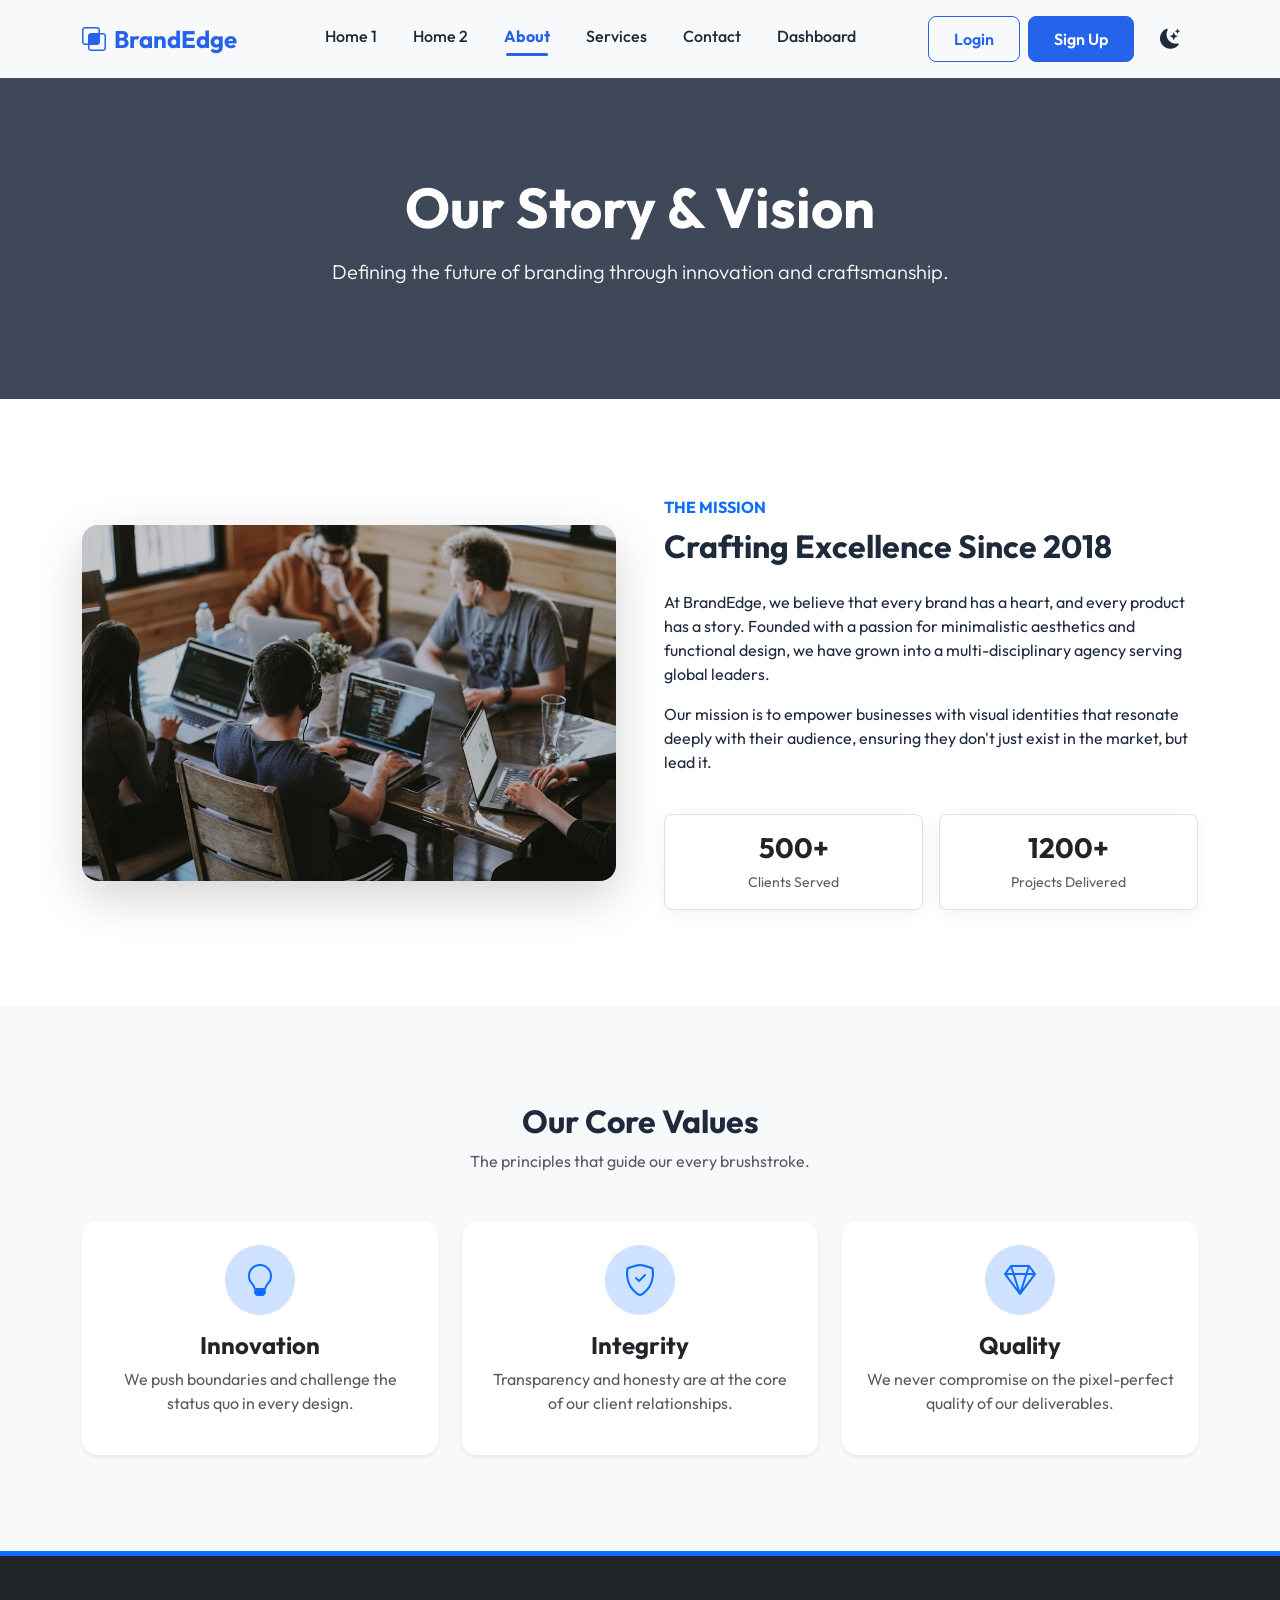
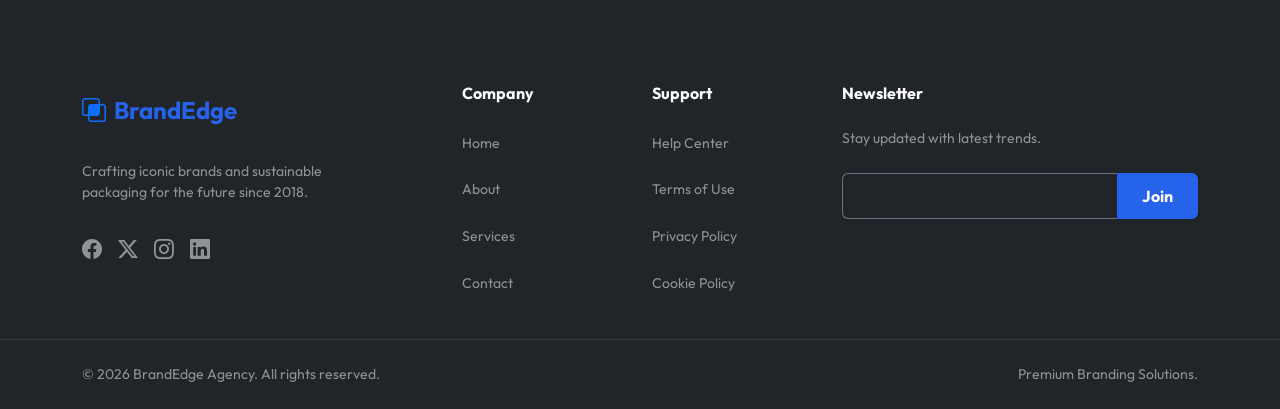
<file: about.html>
<!DOCTYPE html>
<html lang="en" data-bs-theme="light">

<head>
    <meta charset="UTF-8">
    <meta name="viewport" content="width=device-width, initial-scale=1.0">
    <title>About Us | BrandEdge Agency</title>
    <link href="https://cdn.jsdelivr.net/npm/bootstrap@5.3.3/dist/css/bootstrap.min.css" rel="stylesheet">
    <link rel="stylesheet" href="https://cdn.jsdelivr.net/npm/bootstrap-icons@1.11.3/font/bootstrap-icons.min.css">
    <link rel="stylesheet" href="assets/css/style.css">
    <!-- Favicon -->
    <link rel="icon" type="image/svg+xml"
        href="data:image/svg+xml,<svg xmlns='http://www.w3.org/2000/svg' viewBox='0 0 100 100'><rect width='100' height='100' rx='20' fill='%232563eb'/><path d='M30 30 L70 30 L70 70 L30 70 Z' fill='none' stroke='white' stroke-width='8'/><path d='M50 30 L50 70' fill='none' stroke='white' stroke-width='8'/></svg>">
</head>

<body>

    <!-- Header -->
    <nav class="navbar navbar-expand-lg sticky-top bg-body-tertiary">
        <div class="container">
            <a class="navbar-brand d-flex align-items-center" href="index.html">
                <i class="bi bi-intersect me-2"></i> BrandEdge
            </a>
            <button class="navbar-toggler" type="button" data-bs-toggle="offcanvas" data-bs-target="#offcanvasNavbar">
                <span class="navbar-toggler-icon"></span>
            </button>
            <div class="offcanvas offcanvas-end" tabindex="-1" id="offcanvasNavbar">
                <div class="offcanvas-header">
                    <h5 class="offcanvas-title">BrandEdge</h5>
                    <button type="button" class="btn-close" data-bs-dismiss="offcanvas"></button>
                </div>
                <div class="offcanvas-body">
                    <ul class="navbar-nav mx-auto mb-2 mb-lg-0">
                        <li class="nav-item"><a class="nav-link" href="home1.html">Home 1</a></li>
                        <li class="nav-item"><a class="nav-link" href="home2.html">Home 2</a></li>
                        <li class="nav-item"><a class="nav-link active" href="about.html">About</a></li>
                        <li class="nav-item"><a class="nav-link" href="services.html">Services</a></li>
                        <li class="nav-item"><a class="nav-link" href="contact.html">Contact</a></li>
                        <li class="nav-item"><a class="nav-link" href="dashboard.html">Dashboard</a></li>
                    </ul>
                    <div class="d-flex align-items-center gap-2">
                        <a href="login.html" class="btn btn-outline-primary">Login</a>
                        <a href="signup.html" class="btn btn-primary">Sign Up</a>
                        <button class="btn btn-link nav-link px-2" id="themeToggle">
                            <i class="bi bi-moon-stars-fill fs-5"></i>
                        </button>
                    </div>
                </div>
            </div>
        </div>
    </nav>

    <!-- Page Header -->
    <header class="py-5 text-white position-relative"
        style="background: linear-gradient(rgba(30, 41, 59, 0.85), rgba(30, 41, 59, 0.85)), url('https://images.unsplash.com/photo-1497366216548-37526070297c?q=80&w=2000&auto=format&fit=crop') center/cover;">
        <div class="container py-5 text-center position-relative z-1">
            <h1 class="display-4 fw-bold mb-3">Our Story & Vision</h1>
            <p class="lead opacity-85">Defining the future of branding through innovation and craftsmanship.</p>
        </div>
    </header>

    <!-- Mission & Vision -->
    <section class="py-5 bg-body">
        <div class="container py-5">
            <div class="row align-items-center g-5">
                <div class="col-lg-6">
                    <img src="assets/img/about_team.jpg" class="img-fluid rounded-4 shadow-lg" alt="Our Team">
                </div>
                <div class="col-lg-6">
                    <span class="text-primary fw-bold text-uppercase mb-2 d-block">The Mission</span>
                    <h2 class="fw-bold mb-4">Crafting Excellence Since 2018</h2>
                    <p>At BrandEdge, we believe that every brand has a heart, and every product has a story. Founded
                        with a passion for minimalistic aesthetics and functional design, we have grown into a
                        multi-disciplinary agency serving global leaders.</p>
                    <p>Our mission is to empower businesses with visual identities that resonate deeply with their
                        audience, ensuring they don't just exist in the market, but lead it.</p>
                    <div class="row g-3 mt-4">
                        <div class="col-6">
                            <div class="card p-3 border rounded-3 text-center h-100">
                                <h3 class="fw-bold color-primary">500+</h3>
                                <small class="text-muted">Clients Served</small>
                            </div>
                        </div>
                        <div class="col-6">
                            <div class="card p-3 border rounded-3 text-center h-100">
                                <h3 class="fw-bold color-primary">1200+</h3>
                                <small class="text-muted">Projects Delivered</small>
                            </div>
                        </div>
                    </div>
                </div>
            </div>
        </div>
    </section>

    <!-- Core Values -->
    <section class="py-5 bg-body-tertiary">
        <div class="container py-5">
            <div class="text-center mb-5">
                <h2 class="fw-bold">Our Core Values</h2>
                <p class="text-muted">The principles that guide our every brushstroke.</p>
            </div>
            <div class="row g-4 text-center">
                <div class="col-md-4">
                    <div class="card h-100 p-4 border-0 shadow-sm">
                        <div class="bg-primary-subtle text-primary rounded-circle d-inline-flex align-items-center justify-content-center mb-3 mx-auto"
                            style="width: 70px; height: 70px;">
                            <i class="bi bi-lightbulb fs-2"></i>
                        </div>
                        <h4 class="fw-bold">Innovation</h4>
                        <p class="text-muted">We push boundaries and challenge the status quo in every design.</p>
                    </div>
                </div>
                <div class="col-md-4">
                    <div class="card h-100 p-4 border-0 shadow-sm">
                        <div class="bg-primary-subtle text-primary rounded-circle d-inline-flex align-items-center justify-content-center mb-3 mx-auto"
                            style="width: 70px; height: 70px;">
                            <i class="bi bi-shield-check fs-2"></i>
                        </div>
                        <h4 class="fw-bold">Integrity</h4>
                        <p class="text-muted">Transparency and honesty are at the core of our client relationships.</p>
                    </div>
                </div>
                <div class="col-md-4">
                    <div class="card h-100 p-4 border-0 shadow-sm">
                        <div class="bg-primary-subtle text-primary rounded-circle d-inline-flex align-items-center justify-content-center mb-3 mx-auto"
                            style="width: 70px; height: 70px;">
                            <i class="bi bi-gem fs-2"></i>
                        </div>
                        <h4 class="fw-bold">Quality</h4>
                        <p class="text-muted">We never compromise on the pixel-perfect quality of our deliverables.</p>
                    </div>
                </div>
            </div>
        </div>
    </section>

    <!-- Footer -->
    <footer class="footer pb-0 bg-dark text-white border-top border-primary border-5">
        <div class="container pt-5 pb-4">
            <div class="row gy-4">
                <div class="col-lg-4 col-md-6">
                    <a href="index.html" class="navbar-brand text-white d-flex align-items-center mb-4 fs-4 fw-bold">
                        <i class="bi bi-intersect me-2 text-primary"></i> BrandEdge
                    </a>
                    <p class="small text-white-50 mb-4" style="max-width: 300px;">Crafting iconic brands and sustainable
                        packaging for the future since 2018.</p>
                    <div class="d-flex gap-3 fs-5">
                        <a href="#" class="text-white-50 hover-highlight"><i class="bi bi-facebook"></i></a>
                        <a href="#" class="text-white-50 hover-highlight"><i class="bi bi-twitter-x"></i></a>
                        <a href="#" class="text-white-50 hover-highlight"><i class="bi bi-instagram"></i></a>
                        <a href="#" class="text-white-50 hover-highlight"><i class="bi bi-linkedin"></i></a>
                    </div>
                </div>
                <div class="col-lg-2 col-md-6 col-6">
                    <h6 class="fw-bold mb-4 text-white">Company</h6>
                    <ul class="list-unstyled">
                        <li class="mb-3"><a href="index.html"
                                class="text-white-50 text-decoration-none hover-highlight small">Home</a></li>
                        <li class="mb-3"><a href="about.html"
                                class="text-white-50 text-decoration-none hover-highlight small">About</a></li>
                        <li class="mb-3"><a href="services.html"
                                class="text-white-50 text-decoration-none hover-highlight small">Services</a></li>
                        <li class="mb-3"><a href="contact.html"
                                class="text-white-50 text-decoration-none hover-highlight small">Contact</a></li>
                    </ul>
                </div>
                <div class="col-lg-2 col-md-6 col-6">
                    <h6 class="fw-bold mb-4 text-white">Support</h6>
                    <ul class="list-unstyled">
                        <li class="mb-3"><a href="#"
                                class="text-white-50 text-decoration-none hover-highlight small">Help Center</a></li>
                        <li class="mb-3"><a href="#"
                                class="text-white-50 text-decoration-none hover-highlight small">Terms of Use</a></li>
                        <li class="mb-3"><a href="#"
                                class="text-white-50 text-decoration-none hover-highlight small">Privacy Policy</a></li>
                        <li class="mb-3"><a href="#"
                                class="text-white-50 text-decoration-none hover-highlight small">Cookie Policy</a></li>
                    </ul>
                </div>
                <div class="col-lg-4 col-md-6">
                    <h6 class="fw-bold mb-4 text-white">Newsletter</h6>
                    <p class="small text-white-50 mb-4">Stay updated with latest trends.</p>
                    <form class="d-flex w-100 shadow-sm rounded">
                        <input type="email"
                            class="form-control bg-dark text-white border-secondary rounded-start rounded-0"
                            placeholder="Email address" style="border-right: none;">
                        <button class="btn btn-primary rounded-end rounded-0 px-4 fw-bold" type="button">Join</button>
                    </form>
                </div>
            </div>
        </div>
        <hr class="border-secondary m-0 opacity-25">
        <div class="container py-4">
            <div class="row align-items-center">
                <div class="col-md-6 text-center text-md-start">
                    <p class="mb-0 small text-white-50">&copy; 2026 BrandEdge Agency. All rights reserved.</p>
                </div>
                <div class="col-md-6 text-center text-md-end">
                    <p class="mb-0 small text-white-50">Premium Branding Solutions.</p>
                </div>
            </div>
        </div>
    </footer>

    <script src="https://cdn.jsdelivr.net/npm/bootstrap@5.3.3/dist/js/bootstrap.bundle.min.js"></script>
    <script src="assets/js/main.js"></script>
</body>

</html>
</file>
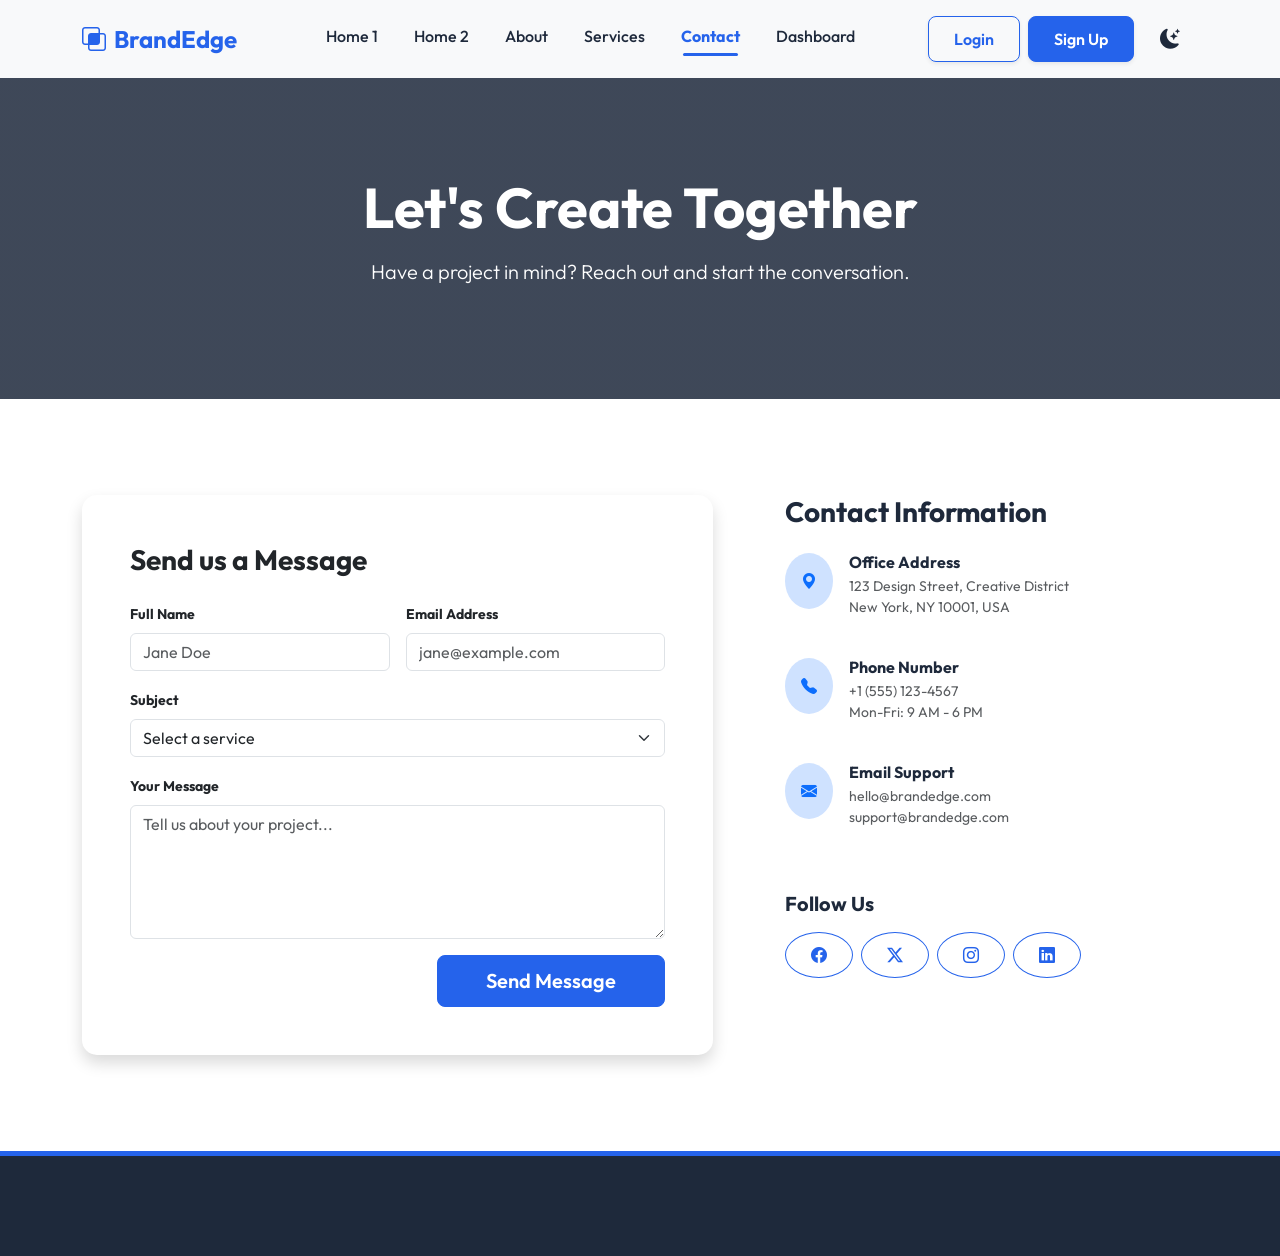
<file: contact.html>
<!DOCTYPE html>
<html lang="en" data-bs-theme="light">

<head>
    <meta charset="UTF-8">
    <meta name="viewport" content="width=device-width, initial-scale=1.0">
    <title>Contact Us | BrandEdge Agency</title>
    <link href="https://cdn.jsdelivr.net/npm/bootstrap@5.3.3/dist/css/bootstrap.min.css" rel="stylesheet">
    <link rel="stylesheet" href="https://cdn.jsdelivr.net/npm/bootstrap-icons@1.11.3/font/bootstrap-icons.min.css">
    <link rel="stylesheet" href="assets/css/style.css">
    <!-- Favicon -->
    <link rel="icon" type="image/svg+xml"
        href="data:image/svg+xml,<svg xmlns='http://www.w3.org/2000/svg' viewBox='0 0 100 100'><rect width='100' height='100' rx='20' fill='%232563eb'/><path d='M30 30 L70 30 L70 70 L30 70 Z' fill='none' stroke='white' stroke-width='8'/><path d='M50 30 L50 70' fill='none' stroke='white' stroke-width='8'/></svg>">
</head>

<body>

    <!-- Header -->
    <nav class="navbar navbar-expand-lg sticky-top bg-body-tertiary">
        <div class="container">
            <a class="navbar-brand d-flex align-items-center" href="index.html">
                <i class="bi bi-intersect me-2"></i> BrandEdge
            </a>
            <button class="navbar-toggler" type="button" data-bs-toggle="offcanvas" data-bs-target="#offcanvasNavbar">
                <span class="navbar-toggler-icon"></span>
            </button>
            <div class="offcanvas offcanvas-end" tabindex="-1" id="offcanvasNavbar">
                <div class="offcanvas-header">
                    <h5 class="offcanvas-title">BrandEdge</h5>
                    <button type="button" class="btn-close" data-bs-dismiss="offcanvas"></button>
                </div>
                <div class="offcanvas-body">
                    <ul class="navbar-nav mx-auto mb-2 mb-lg-0">
                        <li class="nav-item"><a class="nav-link" href="home1.html">Home 1</a></li>
                        <li class="nav-item"><a class="nav-link" href="home2.html">Home 2</a></li>
                        <li class="nav-item"><a class="nav-link" href="about.html">About</a></li>
                        <li class="nav-item"><a class="nav-link" href="services.html">Services</a></li>
                        <li class="nav-item"><a class="nav-link active" href="contact.html">Contact</a></li>
                        <li class="nav-item"><a class="nav-link" href="dashboard.html">Dashboard</a></li>
                    </ul>
                    <div class="d-flex align-items-center gap-2">
                        <a href="login.html" class="btn btn-outline-primary shadow-sm">Login</a>
                        <a href="signup.html" class="btn btn-primary shadow-sm">Sign Up</a>
                        <button class="btn btn-link nav-link px-2" id="themeToggle">
                            <i class="bi bi-moon-stars-fill fs-5"></i>
                        </button>
                    </div>
                </div>
            </div>
        </div>
    </nav>

    <!-- Page Header -->
    <header class="py-5 text-white position-relative text-center"
        style="background: linear-gradient(rgba(30, 41, 59, 0.85), rgba(30, 41, 59, 0.85)), url('https://images.unsplash.com/photo-1596524430615-b46475ddff6e?q=80&w=2000&auto=format&fit=crop') center/cover;">
        <div class="container py-5 position-relative z-1">
            <h1 class="display-4 fw-bold mb-3">Let's Create Together</h1>
            <p class="lead opacity-85">Have a project in mind? Reach out and start the conversation.</p>
        </div>
    </header>

    <!-- Contact Form & Details -->
    <section class="py-5 bg-body">
        <div class="container py-5">
            <div class="row g-5">
                <div class="col-lg-7">
                    <div class="card p-4 p-md-5 border-0 shadow">
                        <h3 class="fw-bold mb-4">Send us a Message</h3>
                        <form>
                            <div class="row g-3">
                                <div class="col-md-6">
                                    <label class="form-label fw-bold small">Full Name</label>
                                    <input type="text" class="form-control" placeholder="Jane Doe">
                                </div>
                                <div class="col-md-6">
                                    <label class="form-label fw-bold small">Email Address</label>
                                    <input type="email" class="form-control" placeholder="jane@example.com">
                                </div>
                                <div class="col-12">
                                    <label class="form-label fw-bold small">Subject</label>
                                    <select class="form-select">
                                        <option selected>Select a service</option>
                                        <option>Branding</option>
                                        <option>Packaging Design</option>
                                        <option>UI/UX Design</option>
                                        <option>Other</option>
                                    </select>
                                </div>
                                <div class="col-12">
                                    <label class="form-label fw-bold small">Your Message</label>
                                    <textarea class="form-control" rows="5"
                                        placeholder="Tell us about your project..."></textarea>
                                </div>
                                <div class="col-12 text-end">
                                    <button type="submit" class="btn btn-primary btn-lg px-5">Send Message</button>
                                </div>
                            </div>
                        </form>
                    </div>
                </div>
                <div class="col-lg-5">
                    <div class="ps-lg-4">
                        <h3 class="fw-bold mb-4">Contact Information</h3>
                        <div class="mb-4 d-flex align-items-start gap-3">
                            <div class="bg-primary-subtle text-primary rounded-circle p-3">
                                <i class="bi bi-geo-alt-fill"></i>
                            </div>
                            <div>
                                <h6 class="fw-bold mb-1">Office Address</h6>
                                <p class="text-muted small">123 Design Street, Creative District<br>New York, NY 10001,
                                    USA</p>
                            </div>
                        </div>
                        <div class="mb-4 d-flex align-items-start gap-3">
                            <div class="bg-primary-subtle text-primary rounded-circle p-3">
                                <i class="bi bi-telephone-fill"></i>
                            </div>
                            <div>
                                <h6 class="fw-bold mb-1">Phone Number</h6>
                                <p class="text-muted small">+1 (555) 123-4567<br>Mon-Fri: 9 AM - 6 PM</p>
                            </div>
                        </div>
                        <div class="mb-5 d-flex align-items-start gap-3">
                            <div class="bg-primary-subtle text-primary rounded-circle p-3">
                                <i class="bi bi-envelope-fill"></i>
                            </div>
                            <div>
                                <h6 class="fw-bold mb-1">Email Support</h6>
                                <p class="text-muted small">hello@brandedge.com<br>support@brandedge.com</p>
                            </div>
                        </div>

                        <h5 class="fw-bold mb-3">Follow Us</h5>
                        <div class="d-flex gap-2">
                            <a href="#" class="btn btn-outline-primary rounded-circle"><i
                                    class="bi bi-facebook"></i></a>
                            <a href="#" class="btn btn-outline-primary rounded-circle"><i
                                    class="bi bi-twitter-x"></i></a>
                            <a href="#" class="btn btn-outline-primary rounded-circle"><i
                                    class="bi bi-instagram"></i></a>
                            <a href="#" class="btn btn-outline-primary rounded-circle"><i
                                    class="bi bi-linkedin"></i></a>
                        </div>
                    </div>
                </div>
            </div>
        </div>
    </section>

    <!-- Footer -->
    <footer class="footer">
        <!-- ... same as base ... -->
    </footer>

    <script src="https://cdn.jsdelivr.net/npm/bootstrap@5.3.3/dist/js/bootstrap.bundle.min.js"></script>
    <script src="assets/js/main.js"></script>
</body>

</html>
</file>
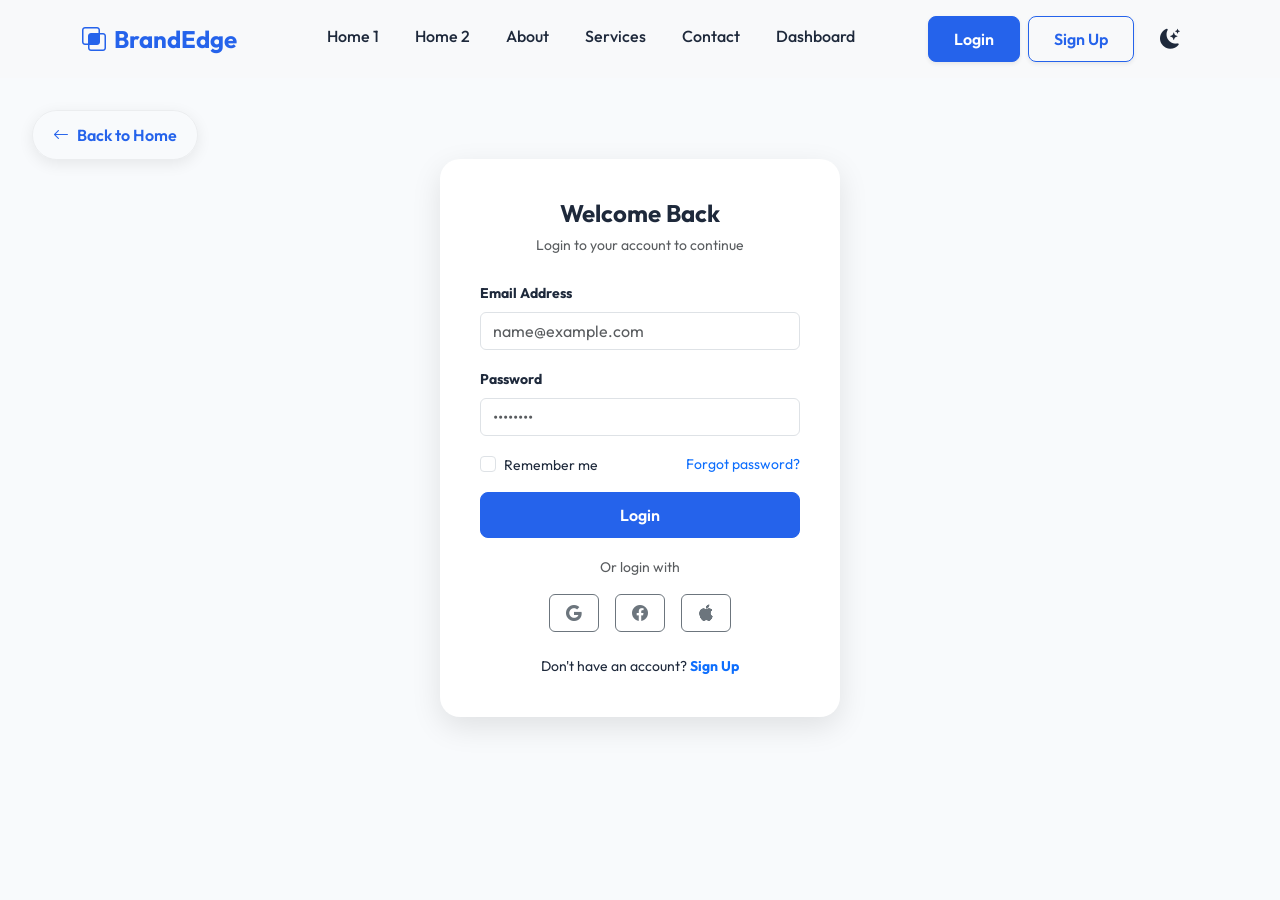
<file: login.html>
<!DOCTYPE html>
<html lang="en" data-bs-theme="light">

<head>
    <meta charset="UTF-8">
    <meta name="viewport" content="width=device-width, initial-scale=1.0">
    <title>Login | BrandEdge Agency</title>
    <link href="https://cdn.jsdelivr.net/npm/bootstrap@5.3.3/dist/css/bootstrap.min.css" rel="stylesheet">
    <link rel="stylesheet" href="https://cdn.jsdelivr.net/npm/bootstrap-icons@1.11.3/font/bootstrap-icons.min.css">
    <link rel="stylesheet" href="assets/css/style.css">
    <!-- Favicon -->
    <link rel="icon" type="image/svg+xml"
        href="data:image/svg+xml,<svg xmlns='http://www.w3.org/2000/svg' viewBox='0 0 100 100'><rect width='100' height='100' rx='20' fill='%232563eb'/><path d='M30 30 L70 30 L70 70 L30 70 Z' fill='none' stroke='white' stroke-width='8'/><path d='M50 30 L50 70' fill='none' stroke='white' stroke-width='8'/></svg>">
    <style>
        .auth-container {
            min-height: 80vh;
            display: flex;
            align-items: center;
            justify-content: center;
            background-color: var(--secondary-color);
        }

        .auth-card {
            width: 100%;
            max-width: 400px;
            padding: 40px;
            border-radius: 20px;
            box-shadow: 0 10px 30px rgba(0, 0, 0, 0.1);
            background-color: var(--bg-body);
        }

        .back-to-home {
            position: absolute;
            top: 2rem;
            left: 2rem;
            z-index: 1050;
            text-decoration: none;
            color: var(--primary-color);
            background: var(--bg-body);
            padding: 0.75rem 1.25rem;
            border-radius: 50px;
            box-shadow: 0 4px 15px rgba(0, 0, 0, 0.08);
            font-weight: 600;
            display: flex;
            align-items: center;
            gap: 0.5rem;
            transition: all 0.3s ease;
            border: 1px solid rgba(0, 0, 0, 0.05);
        }

        .back-to-home:hover {
            transform: translateX(-5px);
            background: var(--primary-color);
            color: white;
            box-shadow: 0 8px 25px rgba(37, 99, 235, 0.2);
        }
    </style>
</head>

<body>
    <!-- Header -->
    <nav class="navbar navbar-expand-lg sticky-top bg-body-tertiary">
        <div class="container">
            <a class="navbar-brand d-flex align-items-center" href="index.html">
                <i class="bi bi-intersect me-2"></i> BrandEdge
            </a>
            <button class="navbar-toggler" type="button" data-bs-toggle="offcanvas" data-bs-target="#offcanvasNavbar">
                <span class="navbar-toggler-icon"></span>
            </button>
            <div class="offcanvas offcanvas-end" tabindex="-1" id="offcanvasNavbar">
                <div class="offcanvas-header">
                    <h5 class="offcanvas-title">BrandEdge</h5>
                    <button type="button" class="btn-close" data-bs-dismiss="offcanvas"></button>
                </div>
                <div class="offcanvas-body">
                    <ul class="navbar-nav mx-auto mb-2 mb-lg-0">
                        <li class="nav-item"><a class="nav-link text-body" href="home1.html">Home 1</a></li>
                        <li class="nav-item"><a class="nav-link text-body" href="home2.html">Home 2</a></li>
                        <li class="nav-item"><a class="nav-link text-body" href="about.html">About</a></li>
                        <li class="nav-item"><a class="nav-link text-body" href="services.html">Services</a></li>
                        <li class="nav-item"><a class="nav-link text-body" href="contact.html">Contact</a></li>
                        <li class="nav-item"><a class="nav-link text-body" href="dashboard.html">Dashboard</a></li>
                    </ul>
                    <div class="d-flex align-items-center gap-2">
                        <a href="login.html" class="btn btn-primary shadow-sm">Login</a>
                        <a href="signup.html" class="btn btn-outline-primary shadow-sm">Sign Up</a>
                        <button class="btn btn-link nav-link px-2" id="themeToggle">
                            <i class="bi bi-moon-stars-fill fs-5"></i>
                        </button>
                    </div>
                </div>
            </div>
        </div>
    </nav>

    <div class="auth-container py-5 position-relative">
        <a href="index.html" class="back-to-home">
            <i class="bi bi-arrow-left"></i>
            <span>Back to Home</span>
        </a>
        <div class="auth-card bg-body">
            <div class="text-center mb-4">
                <h4 class="fw-bold">Welcome Back</h4>
                <p class="text-muted small">Login to your account to continue</p>
            </div>

            <form>
                <div class="mb-3">
                    <label class="form-label small fw-bold">Email Address</label>
                    <input type="email" class="form-control" placeholder="name@example.com">
                </div>
                <div class="mb-3">
                    <label class="form-label small fw-bold">Password</label>
                    <input type="password" class="form-control" placeholder="••••••••">
                </div>
                <div class="mb-3 d-flex justify-content-between align-items-center">
                    <div class="form-check mb-0">
                        <input type="checkbox" class="form-check-input" id="remember">
                        <label class="form-check-label small" for="remember">Remember me</label>
                    </div>
                    <a href="#" class="text-primary small text-decoration-none hover-highlight">Forgot password?</a>
                </div>
                <button type="submit" class="btn btn-primary w-100 mb-3">Login</button>
            </form>

            <div class="text-center mb-3">
                <span class="text-muted small">Or login with</span>
            </div>

            <div class="d-flex justify-content-center gap-3 mb-4">
                <button class="btn btn-outline-secondary px-3"><i class="bi bi-google"></i></button>
                <button class="btn btn-outline-secondary px-3"><i class="bi bi-facebook"></i></button>
                <button class="btn btn-outline-secondary px-3"><i class="bi bi-apple"></i></button>
            </div>

            <div class="text-center">
                <p class="small mb-0">Don't have an account? <a href="signup.html"
                        class="text-primary fw-bold text-decoration-none hover-highlight">Sign Up</a></p>
            </div>
        </div>
    </div>


    <button id="backToTop" title="Go to top">
        <i class="bi bi-arrow-up"></i>
    </button>

    <script src="https://cdn.jsdelivr.net/npm/bootstrap@5.3.3/dist/js/bootstrap.bundle.min.js"></script>
    <script src="assets/js/main.js"></script>
</body>

</html>
</file>
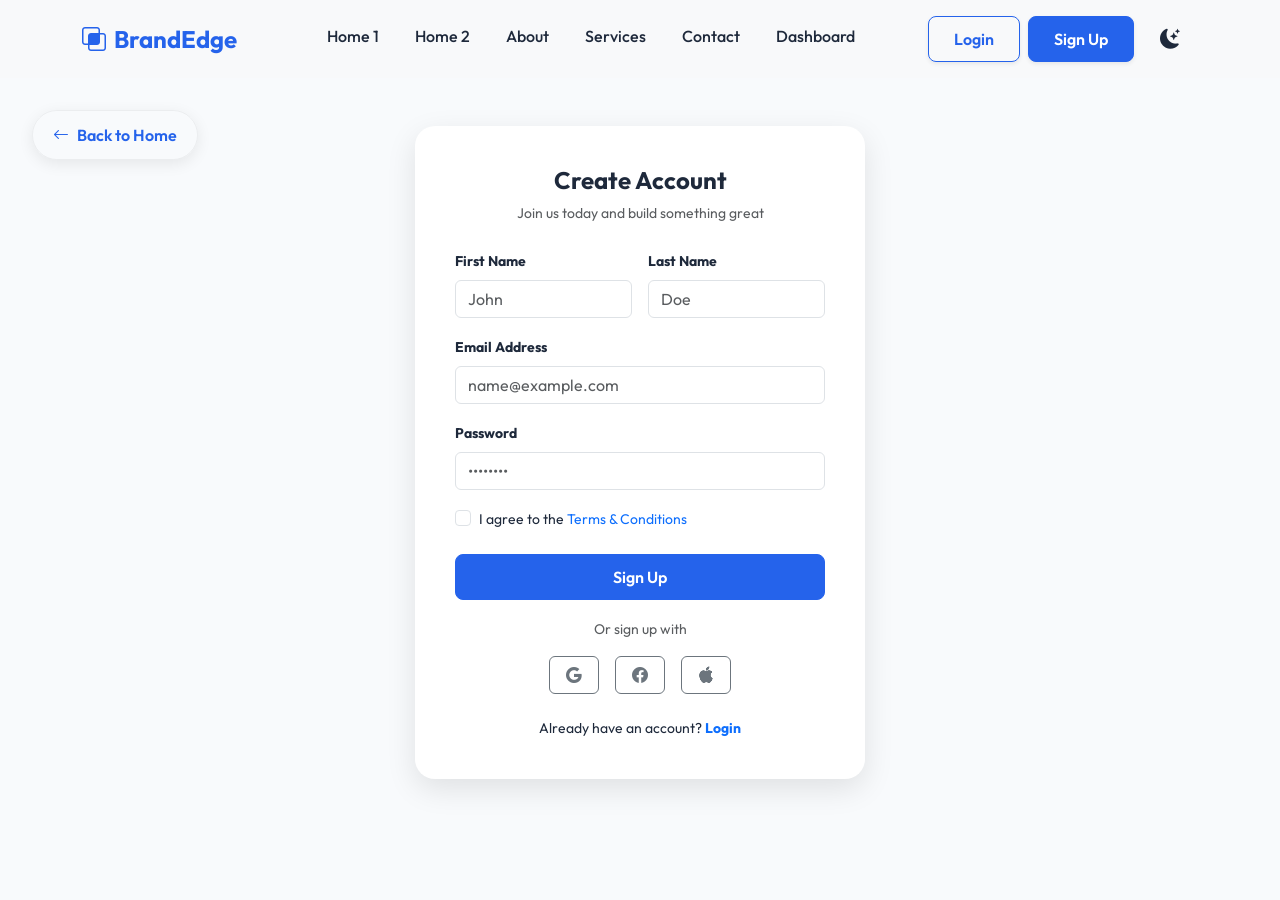
<file: signup.html>
<!DOCTYPE html>
<html lang="en" data-bs-theme="light">

<head>
    <meta charset="UTF-8">
    <meta name="viewport" content="width=device-width, initial-scale=1.0">
    <title>Sign Up | BrandEdge Agency</title>
    <link href="https://cdn.jsdelivr.net/npm/bootstrap@5.3.3/dist/css/bootstrap.min.css" rel="stylesheet">
    <link rel="stylesheet" href="https://cdn.jsdelivr.net/npm/bootstrap-icons@1.11.3/font/bootstrap-icons.min.css">
    <link rel="stylesheet" href="assets/css/style.css">
    <!-- Favicon -->
    <link rel="icon" type="image/svg+xml"
        href="data:image/svg+xml,<svg xmlns='http://www.w3.org/2000/svg' viewBox='0 0 100 100'><rect width='100' height='100' rx='20' fill='%232563eb'/><path d='M30 30 L70 30 L70 70 L30 70 Z' fill='none' stroke='white' stroke-width='8'/><path d='M50 30 L50 70' fill='none' stroke='white' stroke-width='8'/></svg>">
    <style>
        .auth-container {
            min-height: 80vh;
            display: flex;
            align-items: center;
            justify-content: center;
            background-color: var(--secondary-color);
        }

        .auth-card {
            width: 100%;
            max-width: 450px;
            padding: 40px;
            border-radius: 20px;
            box-shadow: 0 10px 30px rgba(0, 0, 0, 0.1);
            background-color: var(--bg-body);
        }

        .back-to-home {
            position: absolute;
            top: 2rem;
            left: 2rem;
            z-index: 1050;
            text-decoration: none;
            color: var(--primary-color);
            background: var(--bg-body);
            padding: 0.75rem 1.25rem;
            border-radius: 50px;
            box-shadow: 0 4px 15px rgba(0, 0, 0, 0.08);
            font-weight: 600;
            display: flex;
            align-items: center;
            gap: 0.5rem;
            transition: all 0.3s ease;
            border: 1px solid rgba(0, 0, 0, 0.05);
        }

        .back-to-home:hover {
            transform: translateX(-5px);
            background: var(--primary-color);
            color: white;
            box-shadow: 0 8px 25px rgba(37, 99, 235, 0.2);
        }
    </style>
</head>

<body>
    <!-- Header -->
    <nav class="navbar navbar-expand-lg sticky-top bg-body-tertiary">
        <div class="container">
            <a class="navbar-brand d-flex align-items-center" href="index.html">
                <i class="bi bi-intersect me-2"></i> BrandEdge
            </a>
            <button class="navbar-toggler" type="button" data-bs-toggle="offcanvas" data-bs-target="#offcanvasNavbar">
                <span class="navbar-toggler-icon"></span>
            </button>
            <div class="offcanvas offcanvas-end" tabindex="-1" id="offcanvasNavbar">
                <div class="offcanvas-header">
                    <h5 class="offcanvas-title">BrandEdge</h5>
                    <button type="button" class="btn-close" data-bs-dismiss="offcanvas"></button>
                </div>
                <div class="offcanvas-body">
                    <ul class="navbar-nav mx-auto mb-2 mb-lg-0">
                        <li class="nav-item"><a class="nav-link text-body" href="home1.html">Home 1</a></li>
                        <li class="nav-item"><a class="nav-link text-body" href="home2.html">Home 2</a></li>
                        <li class="nav-item"><a class="nav-link text-body" href="about.html">About</a></li>
                        <li class="nav-item"><a class="nav-link text-body" href="services.html">Services</a></li>
                        <li class="nav-item"><a class="nav-link text-body" href="contact.html">Contact</a></li>
                        <li class="nav-item"><a class="nav-link text-body" href="dashboard.html">Dashboard</a></li>
                    </ul>
                    <div class="d-flex align-items-center gap-2">
                        <a href="login.html" class="btn btn-outline-primary shadow-sm">Login</a>
                        <a href="signup.html" class="btn btn-primary shadow-sm">Sign Up</a>
                        <button class="btn btn-link nav-link px-2" id="themeToggle">
                            <i class="bi bi-moon-stars-fill fs-5"></i>
                        </button>
                    </div>
                </div>
            </div>
        </div>
    </nav>

    <div class="auth-container py-5 position-relative">
        <a href="index.html" class="back-to-home">
            <i class="bi bi-arrow-left"></i>
            <span>Back to Home</span>
        </a>
        <div class="auth-card bg-body">
            <div class="text-center mb-4">
                <h4 class="fw-bold">Create Account</h4>
                <p class="text-muted small">Join us today and build something great</p>
            </div>

            <form>
                <div class="row g-3 mb-3">
                    <div class="col-md-6">
                        <label class="form-label small fw-bold">First Name</label>
                        <input type="text" class="form-control" placeholder="John">
                    </div>
                    <div class="col-md-6">
                        <label class="form-label small fw-bold">Last Name</label>
                        <input type="text" class="form-control" placeholder="Doe">
                    </div>
                </div>
                <div class="mb-3">
                    <label class="form-label small fw-bold">Email Address</label>
                    <input type="email" class="form-control" placeholder="name@example.com">
                </div>
                <div class="mb-3">
                    <label class="form-label small fw-bold">Password</label>
                    <input type="password" class="form-control" placeholder="••••••••">
                </div>
                <div class="mb-4 form-check">
                    <input type="checkbox" class="form-check-input" id="terms">
                    <label class="form-check-label small" for="terms">I agree to the <a href="#"
                            class="text-primary text-decoration-none hover-highlight">Terms & Conditions</a></label>
                </div>
                <button type="submit" class="btn btn-primary w-100 mb-3">Sign Up</button>
            </form>

            <div class="text-center mb-3">
                <span class="text-muted small">Or sign up with</span>
            </div>

            <div class="d-flex justify-content-center gap-3 mb-4">
                <button class="btn btn-outline-secondary px-3"><i class="bi bi-google"></i></button>
                <button class="btn btn-outline-secondary px-3"><i class="bi bi-facebook"></i></button>
                <button class="btn btn-outline-secondary px-3"><i class="bi bi-apple"></i></button>
            </div>

            <div class="text-center">
                <p class="small mb-0">Already have an account? <a href="login.html"
                        class="text-primary fw-bold text-decoration-none hover-highlight">Login</a></p>
            </div>
        </div>
    </div>


    <button id="backToTop" title="Go to top">
        <i class="bi bi-arrow-up"></i>
    </button>

    <script src="https://cdn.jsdelivr.net/npm/bootstrap@5.3.3/dist/js/bootstrap.bundle.min.js"></script>
    <script src="assets/js/main.js"></script>
</body>

</html>
</file>
<file: assets/css/style.css>
@import url('https://fonts.googleapis.com/css2?family=Outfit:wght@300;400;600;700&display=swap');

:root {
    --primary-color: #2563eb;
    --secondary-color: #f8fafc;
    --tertiary-color: #1e293b;
    --sidebar-bg: #1e293b;
    --sidebar-text: rgba(255, 255, 255, 0.8);
    --card-bg: #ffffff;
    --font-family: 'Outfit', sans-serif;
    --transition: all 0.3s ease;
    --footer-bg: #1e293b;
    --footer-text: rgba(255, 255, 255, 0.7);
    --footer-heading: #ffffff;
}

[data-bs-theme="dark"] {
    --secondary-color: #0f172a;
    --tertiary-color: #f1f5f9;
    --sidebar-bg: #0f172a;
    --sidebar-text: rgba(255, 255, 255, 0.9);
    --card-bg: #1e293b;
    --footer-bg: #0a0f1d;
    /* Slightly darker in dark mode or keep same */
}

body {
    font-family: var(--font-family);
    background-color: var(--secondary-color);
    color: var(--tertiary-color);
    overflow-x: hidden;
}

/* Link Hover Effects */
a {
    transition: var(--transition);
}

.text-primary.hover-highlight:hover {
    color: #1d4ed8 !important;
    text-decoration: underline !important;
    transform: translateX(3px);
    display: inline-block;
}

/* Custom Buttons */
.btn-primary {
    background-color: var(--primary-color);
    border-color: var(--primary-color);
    padding: 10px 25px;
    border-radius: 8px;
    font-weight: 600;
    transition: var(--transition);
}

.btn-primary:hover {
    background-color: #1d4ed8;
    transform: translateY(-2px);
    box-shadow: 0 4px 12px rgba(37, 99, 235, 0.2);
}

.btn-outline-primary {
    color: var(--primary-color);
    border-color: var(--primary-color);
    padding: 10px 25px;
    border-radius: 8px;
    font-weight: 600;
}

.btn-outline-primary:hover {
    background-color: var(--primary-color);
    color: white;
}

/* Navbar Tuning */
.navbar {
    padding: 1rem 0;
    transition: var(--transition);
}

.navbar-brand {
    font-weight: 700;
    font-size: 1.5rem;
    color: var(--primary-color) !important;
}

.nav-link {
    font-weight: 500;
    margin: 0 10px;
    color: var(--tertiary-color) !important;
}

.nav-link:hover {
    color: var(--primary-color) !important;
}

.navbar .nav-link.active {
    color: var(--primary-color) !important;
    font-weight: 700;
    position: relative;
}

.navbar .nav-link.active::after {
    content: '';
    position: absolute;
    bottom: 0;
    left: 10px;
    right: 10px;
    height: 3px;
    background-color: var(--primary-color);
    border-radius: 2px;
    transition: var(--transition);
}

/* Footer Styles */
footer {
    background-color: var(--footer-bg);
    color: var(--footer-text);
    padding: 80px 0 20px;
    border-top: 5px solid var(--primary-color);
}

.footer-logo {
    font-size: 1.8rem;
    font-weight: 700;
    color: white !important;
    text-decoration: none;
    margin-bottom: 20px;
    display: flex;
    align-items: center;
}

.footer-img {
    border-radius: 15px;
    filter: brightness(0.8);
    transition: var(--transition);
}

.footer-img:hover {
    filter: brightness(1);
}

footer h5 {
    font-weight: 700;
    margin-bottom: 25px;
    color: var(--footer-heading);
}

footer a {
    color: var(--footer-text);
    text-decoration: none;
    line-height: 2.2;
    transition: var(--transition);
}

footer a:hover {
    color: var(--primary-color);
    padding-left: 5px;
}

/* Hero Section */
.hero-section {
    padding: 120px 0;
    background: linear-gradient(135deg, var(--secondary-color) 0%, #e2e8f0 100%);
    position: relative;
    overflow: hidden;
}

.hero-section.text-white {
    color: white !important;
}

.hero-section.text-white p {
    color: rgba(255, 255, 255, 0.8) !important;
}

[data-bs-theme="dark"] .hero-section {
    background: linear-gradient(135deg, #0f172a 0%, #1e293b 100%);
}

/* Cards */
.card {
    border: none;
    border-radius: 15px;
    overflow: hidden;
    transition: var(--transition);
    background-color: var(--card-bg);
    box-shadow: 0 4px 20px rgba(0, 0, 0, 0.05);
}

.card:hover {
    transform: translateY(-10px);
    box-shadow: 0 12px 30px rgba(0, 0, 0, 0.1);
}

/* Portfolio Image Uniformity */
.uniform-height {
    height: 400px !important;
    object-fit: cover !important;
    width: 100%;
}

/* Back to Top */
#backToTop {
    position: fixed;
    bottom: 30px;
    right: 30px;
    width: 45px;
    height: 45px;
    background: var(--primary-color);
    color: white;
    border: none;
    border-radius: 50%;
    display: none;
    align-items: center;
    justify-content: center;
    cursor: pointer;
    z-index: 1000;
    box-shadow: 0 4px 10px rgba(0, 0, 0, 0.2);
}

/* RTL Support */
[dir="rtl"] {
    text-align: right;
}

[dir="rtl"] .ms-auto {
    margin-right: auto !important;
    margin-left: 0 !important;
}

/* Dashboard Sidebar */
.sidebar {
    height: 100vh;
    width: 280px;
    position: fixed;
    top: 0;
    left: 0;
    background-color: var(--sidebar-bg);
    color: var(--sidebar-text);
    padding-top: 20px;
    z-index: 1001;
    overflow-y: auto;
}

.sidebar .nav-link {
    color: var(--sidebar-text) !important;
    padding: 12px 25px;
    transition: var(--transition);
}

.sidebar .nav-link:hover {
    color: white !important;
    background-color: rgba(255, 255, 255, 0.05);
}

.sidebar .nav-link.active {
    background-color: var(--primary-color);
    color: white !important;
    font-weight: 600;
}

.main-content {
    margin-left: 280px;
    padding: 30px;
}

@media (max-width: 991.98px) {
    .sidebar {
        width: 100%;
        height: auto;
        position: relative;
    }

    .main-content {
        margin-left: 0;
    }
}

/* Industry Leader Brands */
.industry-brand {
    transition: all 0.3s cubic-bezier(0.4, 0, 0.2, 1);
    cursor: pointer;
    opacity: 0.8;
}

.industry-brand:hover {
    transform: scale(1.15) translateY(-5px);
    opacity: 1;
    text-shadow: 0 10px 20px rgba(0, 0, 0, 0.15);
}

.industry-brand.brand-1 {
    color: #3b82f6 !important;
}

/* Primary Blue */
.industry-brand.brand-2 {
    color: #10b981 !important;
}

/* Emerald */
.industry-brand.brand-3 {
    color: #f59e0b !important;
}

/* Amber */
.industry-brand.brand-4 {
    color: #ef4444 !important;
}

/* Red */
.industry-brand.brand-5 {
    color: #8b5cf6 !important;
}

/* Violet */
</file>
